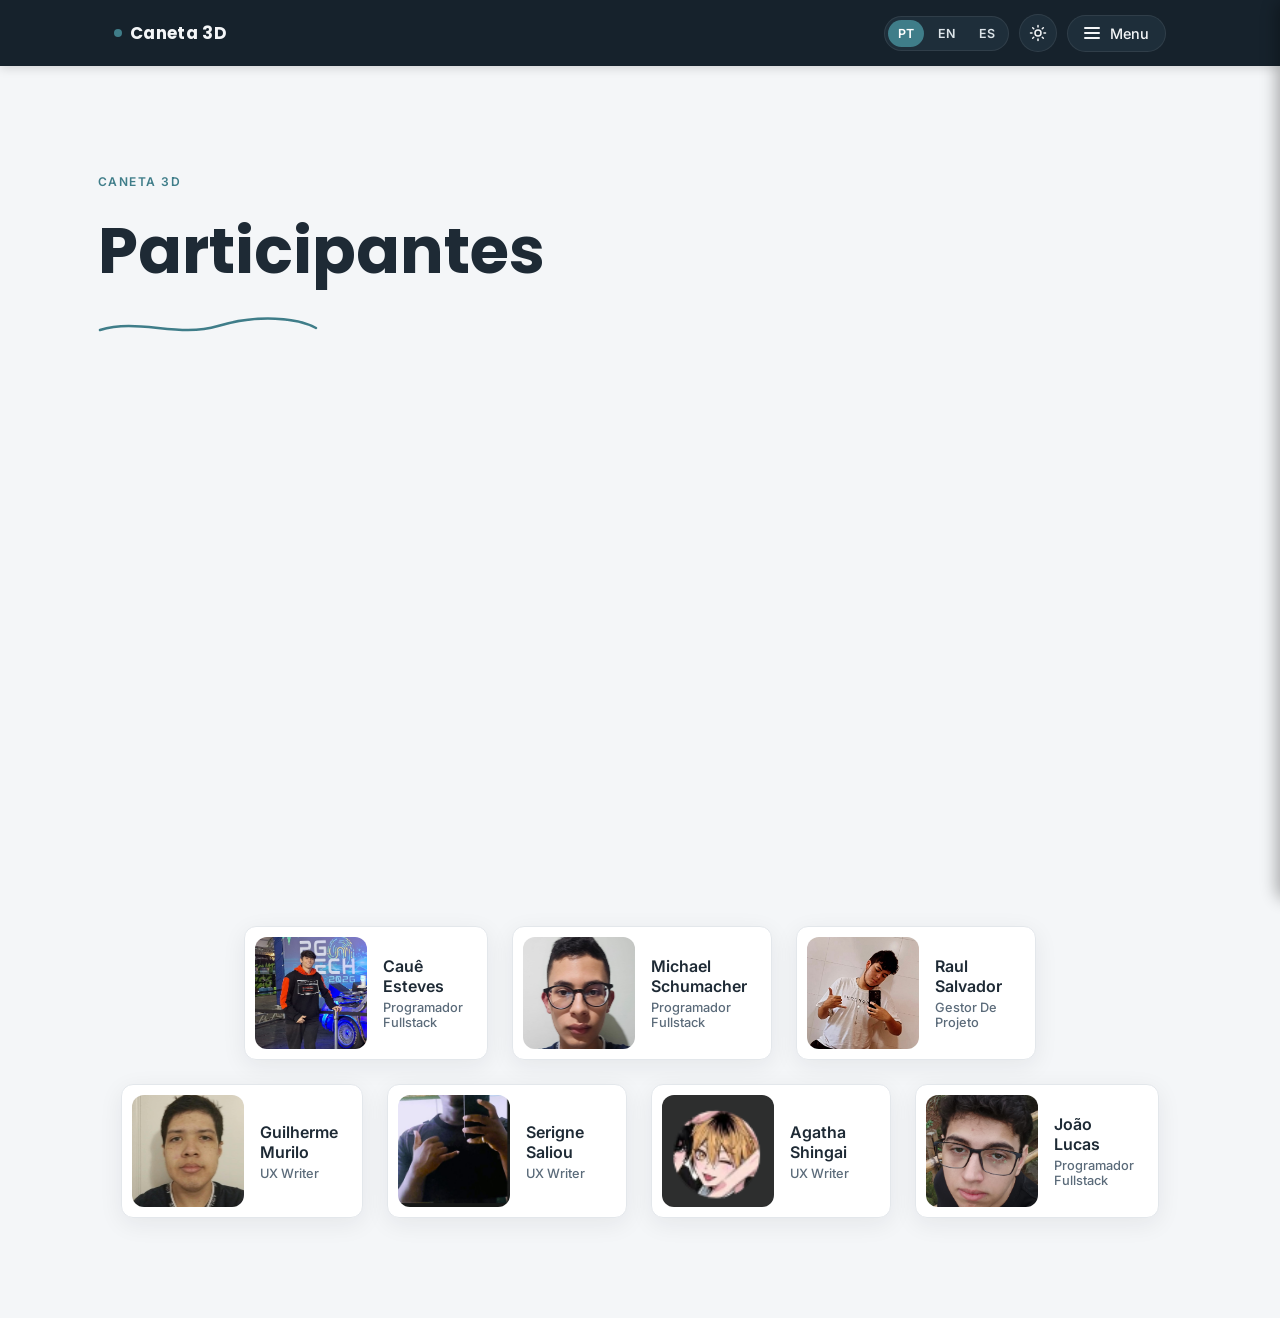
<file: participantes.html>
<!DOCTYPE html>
<html lang="pt-BR">
<head>
<meta charset="UTF-8">
<script>
(function(){
  var t = localStorage.getItem('caneta3d-theme');
  if(t === 'dark' || (!t && window.matchMedia('(prefers-color-scheme: dark)').matches)){
    document.documentElement.setAttribute('data-theme','dark');
  }
})();
</script>
<meta name="viewport" content="width=device-width, initial-scale=1.0">
<title>Participantes do Projeto | Caneta 3D</title>
<link rel="preconnect" href="https://fonts.googleapis.com">
<link rel="preconnect" href="https://fonts.gstatic.com" crossorigin>
<link href="https://fonts.googleapis.com/css2?family=Inter:wght@400;500;600&family=Poppins:wght@600;700&display=swap" rel="stylesheet">
<link rel="stylesheet" href="estilo.css">
</head>
<body>
<header class="topbar">
  <div class="topbar-inner">
    <span class="wordmark"><span class="dot"></span>Caneta 3D</span>
    <div class="topbar-actions">
      <div class="lang-switch" role="group" aria-label="Selecionar idioma">
        <button class="lang-btn" data-lang="pt" onclick="trocarIdioma('pt')">PT</button>
        <button class="lang-btn" data-lang="en" onclick="trocarIdioma('en')">EN</button>
        <button class="lang-btn" data-lang="es" onclick="trocarIdioma('es')">ES</button>
      </div>
      <button class="theme-toggle" id="themeToggle" data-i18n-attr="aria-label:theme.toggle,title:theme.toggle" aria-label="Alternar tema claro/escuro" title="Alternar tema">
        <svg class="icon-sun" viewBox="0 0 24 24" fill="none" stroke="currentColor" stroke-width="2" stroke-linecap="round"><circle cx="12" cy="12" r="4"/><path d="M12 2v2M12 20v2M4.9 4.9l1.4 1.4M17.7 17.7l1.4 1.4M2 12h2M20 12h2M4.9 19.1l1.4-1.4M17.7 6.3l1.4-1.4"/></svg>
        <svg class="icon-moon" viewBox="0 0 24 24" fill="currentColor"><path d="M20.354 15.354A9 9 0 018.646 3.646 9.003 9.003 0 1020.354 15.354z"/></svg>
      </button>
      <button class="menu-toggle" onclick="toggleMenu()" aria-expanded="false" aria-controls="menuOpcoes">
        <span class="hamburger"><span></span><span></span><span></span></span>
        Menu
      </button>
    </div>
  </div>
  <nav class="menu-opcoes" id="menuOpcoes">
    <a href="index.html" data-i18n="nav.inicio">Início</a>
    <a href="sobre.html" data-i18n="nav.sobre">Sobre o Projeto</a>
    <a href="participantes.html" aria-current="page" data-i18n="nav.participantes">Participantes do Projeto</a>
  </nav>
</header>

<section class="hero hero-solo hero-participantes animar">
  <span class="eyebrow">Caneta 3D</span>
  <h1 data-i18n="participantes.hero.title">Participantes</h1>
  <svg class="stroke-line" width="220" height="20" viewBox="0 0 220 20" fill="none" xmlns="http://www.w3.org/2000/svg">
    <path d="M2 14 C 40 2, 80 22, 120 10 S 200 2, 218 12" stroke="#3F7D89" stroke-width="2.5" stroke-linecap="round"/>
  </svg>
</section>

<div class="section-wrap">
  <div class="participantes-lista">

    <div class="participante-card animar">
      <div class="participante-foto">
        <img src="Cauê Esteves.jpeg" alt="Cauê Esteves">
      </div>
      <div>
        <h3 class="participante-nome">Cauê Esteves</h3>
        <p class="participante-funcao">Programador Fullstack</p>
      </div>
    </div>

    <div class="participante-card animar">
      <div class="participante-foto">
        <img src="Michael Schumacher.jpeg" alt="Michael Schumacher">
      </div>
      <div>
        <h3 class="participante-nome">Michael Schumacher</h3>
        <p class="participante-funcao">Programador Fullstack</p>
      </div>
    </div>

    <div class="participante-card animar">
      <div class="participante-foto">
        <img src="Raul Salvador.jpeg" alt="Raul Salvador">
      </div>
      <div>
        <h3 class="participante-nome">Raul Salvador</h3>
        <p class="participante-funcao">Gestor De Projeto</p>
      </div>
    </div>

    <div class="participante-card animar">
      <div class="participante-foto">
        <img src="Guilherme Murilo.jpeg" alt="Guilherme Murilo">
      </div>
      <div>
        <h3 class="participante-nome">Guilherme Murilo</h3>
        <p class="participante-funcao">UX Writer</p>
      </div>
    </div>

    <div class="participante-card animar">
      <div class="participante-foto">
        <img src="Serigne Saliou.jpeg" alt="Serigne Saliou">
      </div>
      <div>
        <h3 class="participante-nome">Serigne Saliou</h3>
        <p class="participante-funcao">UX Writer</p>
      </div>
    </div>

    <div class="participante-card animar">
      <div class="participante-foto">
        <img src="Agatha Shingai.jpeg.png" alt="Agatha Shingai">
      </div>
      <div>
        <h3 class="participante-nome">Agatha Shingai</h3>
        <p class="participante-funcao">UX Writer</p>
      </div>
    </div>

    <div class="participante-card animar">
      <div class="participante-foto">
        <img src="João Lucas.jpeg" alt="João Lucas">
      </div>
      <div>
        <h3 class="participante-nome">João Lucas</h3>
        <p class="participante-funcao">Programador Fullstack</p>
      </div>
    </div>

  </div>
</div>

<!-- ===================== WIDGET VLIBRAS (tradutor de Português para Libras) =====================
     Ícone flutuante que traduz o conteúdo da página para Língua Brasileira de Sinais.
     Serviço público oficial: https://www.gov.br/governodigital/pt-br/vlibras ============ -->
<div vw class="enabled">
  <div vw-access-button class="active"></div>
  <div vw-plugin-wrapper>
    <div class="vw-plugin-top-wrapper"></div>
  </div>
</div>
<script src="https://vlibras.gov.br/app/vlibras-plugin.js"></script>
<script>
  new window.VLibras.Widget('https://vlibras.gov.br/app');
</script>

<script src="Idioma.JS"></script>
<script src="script.js"></script>
</body>
</html>
</file>
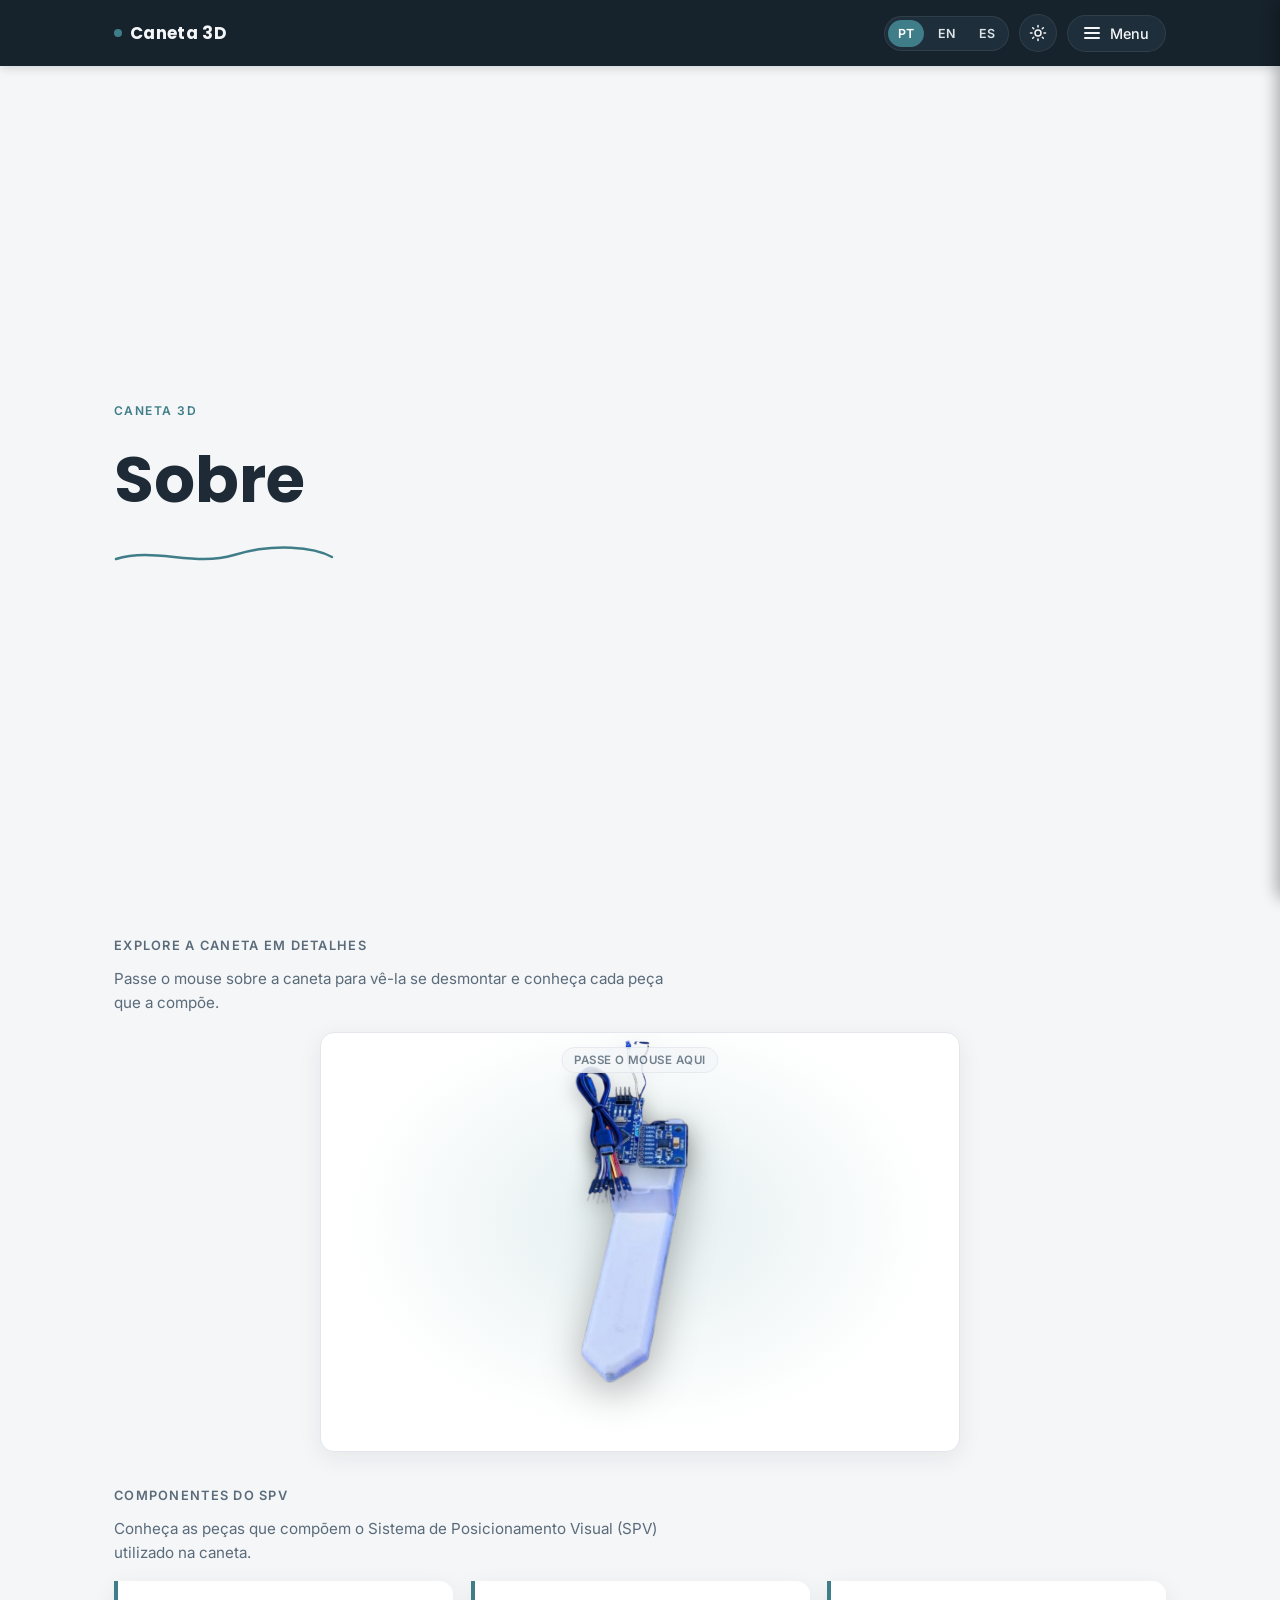
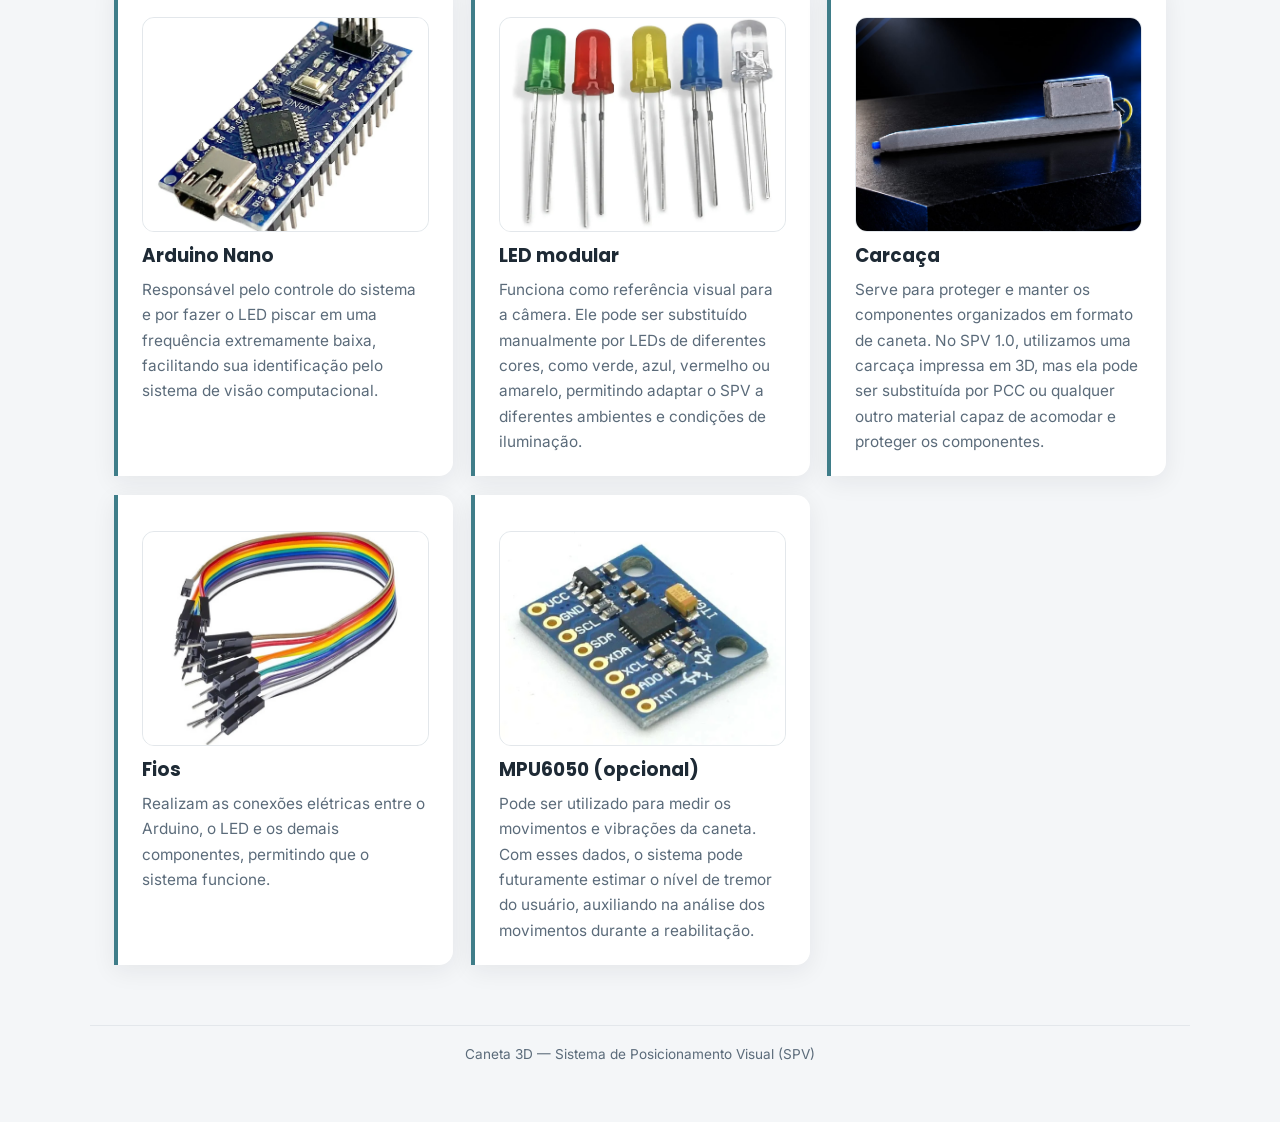
<file: sobre.html>
<!DOCTYPE html>
<html lang="pt-BR">
<head>
<meta charset="UTF-8">
<script>
(function(){
  var t = localStorage.getItem('caneta3d-theme');
  if(t === 'dark' || (!t && window.matchMedia('(prefers-color-scheme: dark)').matches)){
    document.documentElement.setAttribute('data-theme','dark');
  }
})();
</script>
<meta name="viewport" content="width=device-width, initial-scale=1.0">
<title>Sobre o Projeto | Caneta 3D</title>
<link rel="preconnect" href="https://fonts.googleapis.com">
<link rel="preconnect" href="https://fonts.gstatic.com" crossorigin>
<link href="https://fonts.googleapis.com/css2?family=Inter:wght@400;500;600&family=Poppins:wght@600;700&display=swap" rel="stylesheet">
<link rel="stylesheet" href="estilo.css">
</head>
<body>
<header class="topbar">
  <div class="topbar-inner">
    <span class="wordmark"><span class="dot"></span>Caneta 3D</span>
    <div class="topbar-actions">
      <div class="lang-switch" role="group" aria-label="Selecionar idioma">
        <button class="lang-btn" data-lang="pt" onclick="trocarIdioma('pt')">PT</button>
        <button class="lang-btn" data-lang="en" onclick="trocarIdioma('en')">EN</button>
        <button class="lang-btn" data-lang="es" onclick="trocarIdioma('es')">ES</button>
      </div>
      <button class="theme-toggle" id="themeToggle" data-i18n-attr="aria-label:theme.toggle,title:theme.toggle" aria-label="Alternar tema claro/escuro" title="Alternar tema">
        <svg class="icon-sun" viewBox="0 0 24 24" fill="none" stroke="currentColor" stroke-width="2" stroke-linecap="round"><circle cx="12" cy="12" r="4"/><path d="M12 2v2M12 20v2M4.9 4.9l1.4 1.4M17.7 17.7l1.4 1.4M2 12h2M20 12h2M4.9 19.1l1.4-1.4M17.7 6.3l1.4-1.4"/></svg>
        <svg class="icon-moon" viewBox="0 0 24 24" fill="currentColor"><path d="M20.354 15.354A9 9 0 018.646 3.646 9.003 9.003 0 1020.354 15.354z"/></svg>
      </button>
      <button class="menu-toggle" onclick="toggleMenu()" aria-expanded="false" aria-controls="menuOpcoes">
        <span class="hamburger"><span></span><span></span><span></span></span>
        Menu
      </button>
    </div>
  </div>
  <nav class="menu-opcoes" id="menuOpcoes">
    <a href="index.html" data-i18n="nav.inicio">Início</a>
    <a href="sobre.html" aria-current="page" data-i18n="nav.sobre">Sobre o Projeto</a>
    <a href="participantes.html" data-i18n="nav.participantes">Participantes do Projeto</a>
  </nav>
</header>

<section class="hero hero-solo animar">
  <span class="eyebrow">Caneta 3D</span>
  <h1 data-i18n="sobre.hero.title">Sobre</h1>
  <svg class="stroke-line" width="220" height="20" viewBox="0 0 220 20" fill="none" xmlns="http://www.w3.org/2000/svg">
    <path d="M2 14 C 40 2, 80 22, 120 10 S 200 2, 218 12" stroke="#3F7D89" stroke-width="2.5" stroke-linecap="round"/>
  </svg>
</section>

<section class="section-wrap">
  <p class="section-label animar" data-i18n="sobre.exploded.label">Explore a caneta em detalhes</p>
  <p class="compare-intro animar" data-i18n="sobre.exploded.intro">Passe o mouse sobre a caneta para vê-la se desmontar e conheça cada peça que a compõe.</p>
  <div class="exploded-wrap animar">
    <div class="exploded-caneta" id="explodedCaneta">
      <span class="exploded-hint" data-i18n="sobre.exploded.hint">Passe o mouse aqui</span>

      <!-- Corpo/carcaça da caneta: fica ao fundo, praticamente no centro -->
      <div class="exploded-part exploded-part--base"
           style="--h:clamp(220px,46vw,300px); --ax:0px; --ay:0px; --ex:0px; --ey:0px; --rot:0deg;"
           data-i18n-attr="data-nome:sobre.componentes.carcaca.title" data-nome="Carcaça">
        <img src="peca-carcaca.png" alt="Carcaça da caneta">
      </div>

      <!-- Arduino Nano: fica encaixado dentro da caixa, no topo da caneta -->
      <div class="exploded-part"
           style="--h:clamp(64px,13vw,92px); --ax:-16px; --ay:-116px; --ex:-150px; --ey:-130px; --rot:-12deg;"
           data-i18n-attr="data-nome:sobre.componentes.arduino.title" data-nome="Arduino Nano">
        <img src="peca-arduino.png" alt="Arduino Nano">
      </div>

      <!-- LED modular: representado pelo fio com a ponta acesa, que vai da caixa até a ponta da caneta -->
      <div class="exploded-part"
           style="--h:clamp(84px,17vw,120px); --ax:2px; --ay:-150px; --ex:0px; --ey:-190px; --rot:0deg;"
           data-i18n-attr="data-nome:sobre.componentes.led.title" data-nome="LED modular">
        <img src="peca-led.png" alt="LED modular">
      </div>

      <!-- MPU6050 -->
      <div class="exploded-part"
           style="--h:clamp(44px,9vw,62px); --ax:22px; --ay:-96px; --ex:150px; --ey:-120px; --rot:10deg;"
           data-i18n-attr="data-nome:sobre.componentes.mpu.title" data-nome="MPU6050">
        <img src="peca-mpu.png" alt="MPU6050">
      </div>

      <!-- Fios (jumpers coloridos) -->
      <div class="exploded-part"
           style="--h:clamp(78px,16vw,110px); --ax:-30px; --ay:-78px; --ex:-160px; --ey:100px; --rot:-8deg;"
           data-i18n-attr="data-nome:sobre.componentes.fios.title" data-nome="Fios">
        <img src="peca-fios.png" alt="Fios">
      </div>

      <!-- Cabo USB: sai pela lateral da caixa, como na caneta real -->
      <div class="exploded-part"
           style="--h:clamp(70px,15vw,100px); --ax:-40px; --ay:-132px; --ex:-170px; --ey:0px; --rot:-14deg;"
           data-i18n-attr="data-nome:sobre.componentes.cabo.title" data-nome="Cabo USB">
        <img src="peca-cabo-usb.png" alt="Cabo USB">
      </div>
    </div>
  </div>
</section>

<section class="section-wrap">
  <p class="section-label" data-i18n="sobre.componentes.label">Componentes do SPV</p>
  <p class="compare-intro" data-i18n="sobre.componentes.intro">Conheça as peças que compõem o Sistema de Posicionamento Visual (SPV) utilizado na caneta.</p>

  <div class="grid-cards">

    <div class="etapas animar">
      <div class="imagens">
        <div class="image-frame">
          <img src="arduinonano.jpg" alt="Arduino Nano">
        </div>
      </div>
      <h2 data-i18n="sobre.componentes.arduino.title">Arduino Nano</h2>
      <p data-i18n="sobre.componentes.arduino.text">Responsável pelo controle do sistema e por fazer o LED piscar em uma frequência extremamente baixa, facilitando sua identificação pelo sistema de visão computacional.</p>
    </div>

    <div class="etapas animar">
      <div class="imagens">
        <div class="image-frame">
          <img src="ledmodular.jpg" alt="LED modular">
        </div>
      </div>
      <h2 data-i18n="sobre.componentes.led.title">LED modular</h2>
      <p data-i18n="sobre.componentes.led.text">Funciona como referência visual para a câmera. Ele pode ser substituído manualmente por LEDs de diferentes cores, como verde, azul, vermelho ou amarelo, permitindo adaptar o SPV a diferentes ambientes e condições de iluminação.</p>
    </div>

    <div class="etapas animar">
      <div class="imagens">
        <div class="image-frame">
          <img src="projeto-em-uso.jpg" alt="Carcaça da caneta">
        </div>
      </div>
      <h2 data-i18n="sobre.componentes.carcaca.title">Carcaça</h2>
      <p data-i18n="sobre.componentes.carcaca.text">Serve para proteger e manter os componentes organizados em formato de caneta. No SPV 1.0, utilizamos uma carcaça impressa em 3D, mas ela pode ser substituída por PCC ou qualquer outro material capaz de acomodar e proteger os componentes.</p>
    </div>

    <div class="etapas animar">
      <div class="imagens">
        <div class="image-frame">
          <img src="jumper.jpg" alt="Jumper">
        </div>
      </div>
      <h2 data-i18n="sobre.componentes.fios.title">Fios</h2>
      <p data-i18n="sobre.componentes.fios.text">Realizam as conexões elétricas entre o Arduino, o LED e os demais componentes, permitindo que o sistema funcione.</p>
    </div>

    <div class="etapas animar">
      <div class="imagens">
        <div class="image-frame">
          <img src="mpu.jpg" alt="MPU6050">
        </div>
      </div>
      <h2 data-i18n="sobre.componentes.mpu.title">MPU6050 (opcional)</h2>
      <p data-i18n="sobre.componentes.mpu.text">Pode ser utilizado para medir os movimentos e vibrações da caneta. Com esses dados, o sistema pode futuramente estimar o nível de tremor do usuário, auxiliando na análise dos movimentos durante a reabilitação.</p>
    </div>

  </div>
</section>

<footer>Caneta 3D — Sistema de Posicionamento Visual (SPV)</footer>

<!-- ===================== WIDGET VLIBRAS (tradutor de Português para Libras) =====================
     Ícone flutuante que traduz o conteúdo da página para Língua Brasileira de Sinais.
     Serviço público oficial: https://www.gov.br/governodigital/pt-br/vlibras ============ -->
<div vw class="enabled">
  <div vw-access-button class="active"></div>
  <div vw-plugin-wrapper>
    <div class="vw-plugin-top-wrapper"></div>
  </div>
</div>
<script src="https://vlibras.gov.br/app/vlibras-plugin.js"></script>
<script>
  new window.VLibras.Widget('https://vlibras.gov.br/app');
</script>

<script src="Idioma.JS"></script>
<script src="script.js"></script>
</body>
</html>
</file>
<file: estilo.css>
:root{
  --bg:#F4F6F8;
  --surface:#FFFFFF;
  --nav-bg:#16222C;
  --nav-bg-soft:#1E2E3A;
  --ink:#1E2A35;
  --ink-soft:#5B6B7A;
  --accent:#3F7D89;
  --accent-soft:#E3EEEF;
  --border:#E3E7EB;
  --radius:14px;
  --shadow:0 6px 24px rgba(22,34,44,0.07);
}

[data-theme="dark"]{
  --bg:#0F1620;
  --surface:#16202B;
  --nav-bg:#0B1116;
  --nav-bg-soft:#161F29;
  --ink:#E7EDF2;
  --ink-soft:#93A3B0;
  --accent:#5FA8B5;
  --accent-soft:#1B2E33;
  --border:#233240;
  --shadow:0 6px 24px rgba(0,0,0,0.35);
}

*{box-sizing:border-box;}

body{
  margin:0;
  background:var(--bg);
  color:var(--ink);
  font-family:'Inter',Arial,sans-serif;
  padding-bottom:60px;
  transition:background .35s ease, color .35s ease;
}
h1,h2{font-family:'Poppins',sans-serif;}
a:focus-visible,button:focus-visible{outline:2px solid var(--accent);outline-offset:2px;}

/* NAV */
.topbar{position:sticky;top:0;z-index:50;background:var(--nav-bg);box-shadow:0 2px 10px rgba(0,0,0,0.15);transition:background .35s ease;}
.topbar-inner{max-width:1100px;margin:0 auto;display:flex;align-items:center;justify-content:space-between;padding:14px 24px;}
.wordmark{display:flex;align-items:center;gap:8px;color:#F4F6F8;font-family:'Poppins',sans-serif;font-weight:700;letter-spacing:.02em;font-size:1.05rem;}
.wordmark .dot{width:8px;height:8px;border-radius:50%;background:var(--accent);}

.topbar-actions{display:flex;align-items:center;gap:10px;}

.theme-toggle{
  display:flex;align-items:center;justify-content:center;
  width:38px;height:38px;border-radius:50%;
  background:var(--nav-bg-soft);color:#F4F6F8;
  border:1px solid rgba(255,255,255,0.08);
  cursor:pointer;transition:background .2s ease, transform .2s ease;
}
.theme-toggle:hover{background:#294254;transform:translateY(-1px);}
.theme-toggle svg{width:18px;height:18px;display:block;}
.theme-toggle .icon-moon{display:none;}
[data-theme="dark"] .theme-toggle .icon-sun{display:none;}
[data-theme="dark"] .theme-toggle .icon-moon{display:block;}

.menu-toggle{
  display:flex;align-items:center;gap:10px;
  background:var(--nav-bg-soft);color:#F4F6F8;
  border:1px solid rgba(255,255,255,0.08);
  padding:9px 16px;border-radius:999px;
  font-family:'Inter',sans-serif;font-size:.9rem;font-weight:500;
  cursor:pointer;transition:background .2s ease;
}
.menu-toggle:hover{background:#294254;}
.hamburger{width:16px;height:12px;position:relative;}
.hamburger span{position:absolute;left:0;width:100%;height:2px;background:#F4F6F8;border-radius:2px;transition:transform .25s ease,opacity .25s ease;}
.hamburger span:nth-child(1){top:0;}
.hamburger span:nth-child(2){top:5px;}
.hamburger span:nth-child(3){top:10px;}
.menu-toggle.aberto .hamburger span:nth-child(1){transform:translateY(5px) rotate(45deg);}
.menu-toggle.aberto .hamburger span:nth-child(2){opacity:0;}
.menu-toggle.aberto .hamburger span:nth-child(3){transform:translateY(-5px) rotate(-45deg);}


.menu-opcoes{
  position:fixed;
  top:0;
  right:0;
  height:100vh;
  width:280px;
  max-width:80vw;
  margin:0;
  background:var(--nav-bg-soft);
  border-radius:12px 0 0 12px;
  padding:80px 8px 8px;
  box-shadow:-4px 0 16px rgba(0,0,0,0.3);
  transform:translateX(100%);
  opacity:1;
  overflow-y:auto;
  transition:transform .3s cubic-bezier(.22,.61,.36,1);
  z-index:1000;
  display:flex;
  flex-direction:column;
  gap:6px;
}

.menu-opcoes.aberto{
  transform:translateX(0);
  max-height:none;
}
.menu-opcoes a{
  display:block;
  text-decoration:none !important;
  color:#DCE4E9 !important;
  padding:12px 16px;
  border-radius:8px;
  font-size:.95rem;
  font-weight:500;
  border-left:3px solid transparent;
  transition:background .2s ease, border-color .2s ease;
}
.menu-opcoes a:visited{
  color:#DCE4E9 !important;
}
.menu-opcoes a:hover{background:#243B4A;}
.menu-opcoes a[aria-current="page"]{
  background:#243B4A;
  border-left-color:var(--accent);
  color:#fff !important;
  font-weight:600;
}

/* HERO */
.hero{max-width:1100px;margin:0 auto;padding:70px 24px 40px;}
.hero.hero-solo{min-height:calc(100vh - 64px);display:flex;flex-direction:column;justify-content:center;padding:0 24px;}
.eyebrow{
  display:inline-block;text-transform:uppercase;letter-spacing:.12em;
  font-size:.75rem;font-weight:600;color:var(--accent);margin:0 0 14px;
}
.hero h1{font-size:clamp(2.6rem,6vw,4rem);margin:0;font-weight:700;color:var(--ink);}
.hero-sub{max-width:520px;color:var(--ink-soft);font-size:1.05rem;line-height:1.6;margin:16px 0 0;}
.stroke-line{display:block;margin-top:18px;}
.stroke-line path{
  stroke-dasharray:220;stroke-dashoffset:220;
  animation:draw .9s cubic-bezier(.22,.61,.36,1) forwards;animation-delay:.5s;
}
@keyframes draw{to{stroke-dashoffset:0;}}

/* CONTENT */
.section-wrap{max-width:1100px;margin:0 auto;padding:0 24px;}
.section-label{font-size:.8rem;text-transform:uppercase;letter-spacing:.1em;color:var(--ink-soft);font-weight:600;margin:36px 0 14px;}
.compare-intro{color:var(--ink-soft);font-size:.95rem;line-height:1.6;margin:0 0 16px;max-width:560px;}
.grid-cards{display:grid;grid-template-columns:repeat(auto-fit,minmax(260px,1fr));gap:18px;}

.etapas{
  background:var(--surface);
  border-left:4px solid var(--accent);
  border-radius:0 var(--radius) var(--radius) 0;
  padding:22px 24px;
  box-shadow:var(--shadow);
  transition:transform .25s ease, box-shadow .25s ease, background .35s ease;
}
.etapas:hover{transform:translateY(-3px);box-shadow:0 10px 28px rgba(22,34,44,0.14);}
.etapas h2{margin:0 0 8px;font-size:1.15rem;color:var(--ink);}
.etapas p{margin:0;color:var(--ink-soft);line-height:1.65;font-size:.96rem;}

.imagens{display:grid;grid-template-columns:repeat(auto-fit,minmax(220px,1fr));gap: 18px;margin:14px 0 10px;}
.image-frame{
  position:relative;aspect-ratio:4/3;border-radius:12px;overflow:hidden;
  border:1px solid var(--border);
  background:repeating-linear-gradient(135deg,var(--accent-soft) 0 10px,var(--surface) 10px 20px);
  display:flex;align-items:center;justify-content:center;
}
.image-frame img{position:absolute;inset:0;width:100%;height:100%;object-fit:cover;}
.image-frame span{font-size:.82rem;color:var(--ink-soft);font-weight:500;}

/* COMPARADOR ANTES / DEPOIS */
.compare-wrap{margin:6px 0 10px;}
.compare{
  position:relative;width:100%;aspect-ratio:16/9;border-radius:var(--radius);
  overflow:hidden;box-shadow:var(--shadow);border:1px solid var(--border);
  background:repeating-linear-gradient(135deg,var(--accent-soft) 0 10px,var(--surface) 10px 20px);
  touch-action:none;user-select:none;
}
.compare-media{position:absolute;inset:0;}
.compare-media img,
.compare-media video{
  width:100%;
  height:100%;
  object-fit:cover;
  object-position:center;
  display:block;
  background:var(--surface);
}
.compare-before{z-index:1;}
.compare-after{z-index:2;clip-path:inset(0 0 0 50%);}
.compare-label{
  position:absolute;bottom:14px;font-size:.75rem;font-weight:600;
  letter-spacing:.05em;text-transform:uppercase;color:#fff;
  background:rgba(15,22,29,0.55);backdrop-filter:blur(4px);
  padding:6px 12px;border-radius:999px;pointer-events:none;
}
.compare-before .compare-label{left:14px;}
.compare-after .compare-label{right:14px;}
.compare-handle{
  position:absolute;top:0;bottom:0;left:50%;width:0;z-index:3;
  display:flex;align-items:center;justify-content:center;
  cursor:ew-resize;transform:translateX(-50%);
}
.compare-handle-line{position:absolute;top:0;bottom:0;width:3px;background:#fff;box-shadow:0 0 0 1px rgba(0,0,0,.15);}
.compare-handle-btn{
  position:relative;width:40px;height:40px;border-radius:50%;
  background:#fff;color:var(--nav-bg);display:flex;align-items:center;justify-content:center;
  font-size:1.1rem;box-shadow:0 4px 14px rgba(0,0,0,.28);
}
.compare-handle:focus-visible .compare-handle-btn{outline:2px solid var(--accent);outline-offset:2px;}

footer{max-width:1100px;margin:60px auto 0;padding:20px 24px 0;border-top:1px solid var(--border);color:var(--ink-soft);font-size:.85rem;text-align:center;}

/* ANIMAÇÕES OTIMIZADAS: reveal ao entrar na tela (IntersectionObserver), via transição em vez de keyframes soltos */
.animar{
  opacity:0;
  transform:translateY(22px) scale(.98);
  transition:opacity .9s cubic-bezier(.16,1,.3,1), transform .9s cubic-bezier(.16,1,.3,1);
  will-change:opacity, transform;
}
.animar.in-view{opacity:1;transform:translateY(0) scale(1);}

@media (prefers-reduced-motion:reduce){
  *,*::before,*::after{animation-duration:.01ms !important;animation-iteration-count:1 !important;transition-duration:.01ms !important;}
}
.lang-switch{
  display:flex;gap:4px;
  background:var(--nav-bg-soft);
  border:1px solid rgba(255,255,255,0.08);
  border-radius:999px;
  padding:3px;
}
.lang-btn{
  background:transparent;border:none;color:#DCE4E9;
  font-family:'Inter',sans-serif;font-size:.78rem;font-weight:600;
  padding:6px 10px;border-radius:999px;cursor:pointer;
  transition:background .2s ease,color .2s ease;
}
.lang-btn:hover{background:#294254;}
.lang-btn.ativo{background:var(--accent);color:#fff;}

/* PARTICIPANTES — grid centralizado, 4 em cima e 3 embaixo */
.participantes-wrap{
  max-width:none;
  margin:0;
  padding-left:24px;
  padding-top:48px;
}
.participantes-lista{
  display:flex;
  flex-direction:row;
  flex-wrap:wrap;
  justify-content:center;
  align-items:flex-start;
  gap:24px;
  margin:24px 0 40px;
}
.participante-card{
  display:flex;
  align-items:center;
  gap:16px;
  flex:0 1 240px;
  background:var(--surface);
  border:1px solid var(--border);
  border-radius:12px;
  padding:10px 24px 10px 10px;
  text-align:left;
  box-shadow:var(--shadow);
  transition:transform .2s ease, background .2s ease, box-shadow .2s ease;
}
.participante-card:hover{
  transform:translateX(4px);
  background:var(--accent-soft);
  box-shadow:0 10px 28px rgba(22,34,44,0.14);
}
.participante-foto{
  width:112px;
  height:112px;
  border-radius:12px;
  overflow:hidden;
  flex-shrink:0;
  background:var(--bg);
}
.participante-foto img{
  width:100%;
  height:100%;
  object-fit:cover;
  display:block;
}
.participante-nome{
  font-family:'Inter',sans-serif;
  font-size:1rem;
  font-weight:600;
  color:var(--ink);
  margin:0;
}
.participante-funcao{
  font-family:'Inter',sans-serif;
  font-size:.8rem;
  font-weight:500;
  color:var(--ink-soft);
  margin:4px 0 0;
}

/* Ajuste de posição do hero na página de Participantes:
   sobe o título e aproxima da borda esquerda */
.hero-solo.hero-participantes{
  justify-content:flex-start;
  padding-top:12vh;
  padding-left:8px;
}

/* Participantes em telas menores: cards ocupam a largura toda e a foto cresce um pouco mais */
@media (max-width:640px){
  .participantes-lista{
    gap:16px;
  }
  .participante-card{
    flex:1 1 100%;
    max-width:420px;
    padding:12px 20px 12px 12px;
    gap:18px;
  }
  .participante-foto{
    width:120px;
    height:120px;
  }
}

/* ===================== ZOOM DE IMAGENS (LIGHTBOX + LUPA) ===================== */
/* Qualquer imagem dentro de .image-frame ou .participante-foto vira clicável */
.image-frame img.zoomable-img,
.participante-foto img.zoomable-img{
  cursor:zoom-in;
  transition:transform .3s ease, filter .3s ease;
}
.image-frame:hover img.zoomable-img,
.participante-foto:hover img.zoomable-img{
  transform:scale(1.03);
}
/* Dica visual de lupa ao passar o mouse sobre a miniatura */
.image-frame,.participante-foto{position:relative;}
.image-frame::after,
.participante-foto::after{
  content:"🔍";
  position:absolute;
  right:8px;bottom:8px;
  width:30px;height:30px;
  border-radius:50%;
  background:rgba(15,22,29,0.55);
  color:#fff;
  display:flex;align-items:center;justify-content:center;
  font-size:.85rem;
  opacity:0;
  transform:translateY(4px);
  transition:opacity .2s ease, transform .2s ease;
  pointer-events:none;
}
.image-frame:hover::after,
.participante-foto:hover::after{
  opacity:1;
  transform:translateY(0);
}

/* Overlay do lightbox */
.lightbox-overlay{
  position:fixed;inset:0;z-index:3000;
  background:rgba(8,12,16,0.94);
  display:flex;align-items:center;justify-content:center;
  opacity:0;visibility:hidden;
  transition:opacity .25s ease;
}
.lightbox-overlay.aberto{opacity:1;visibility:visible;}
.lightbox-stage{
  position:relative;
  max-width:min(90vw,900px);
  max-height:82vh;
  display:flex;align-items:center;justify-content:center;
  overflow:hidden;
  border-radius:12px;
}
.lightbox-img{
  max-width:100%;max-height:82vh;
  display:block;
  border-radius:12px;
  user-select:none;-webkit-user-drag:none;
  cursor:crosshair;
}
/* Lente de aumento (lupa) que segue o mouse dentro da imagem ampliada */
.lightbox-lens{
  position:absolute;
  width:160px;height:160px;
  border-radius:50%;
  border:3px solid #fff;
  box-shadow:0 6px 22px rgba(0,0,0,.45);
  background-repeat:no-repeat;
  pointer-events:none;
  display:none;
  z-index:5;
}
.lightbox-close{
  position:absolute;top:18px;right:22px;
  background:rgba(255,255,255,0.1);color:#fff;
  border:1px solid rgba(255,255,255,.22);
  width:42px;height:42px;border-radius:50%;
  font-size:1.5rem;line-height:1;
  cursor:pointer;display:flex;align-items:center;justify-content:center;
  transition:background .2s ease;
  z-index:10;
}
.lightbox-close:hover{background:rgba(255,255,255,.2);}
.lightbox-nav{
  position:absolute;top:50%;transform:translateY(-50%);
  background:rgba(255,255,255,0.1);color:#fff;
  border:1px solid rgba(255,255,255,.22);
  width:48px;height:48px;border-radius:50%;
  font-size:1.1rem;
  cursor:pointer;display:flex;align-items:center;justify-content:center;
  transition:background .2s ease;
  z-index:10;
}
.lightbox-nav:hover{background:rgba(255,255,255,.2);}
.lightbox-prev{left:14px;}
.lightbox-next{right:14px;}
.lightbox-counter{
  position:absolute;bottom:14px;left:50%;transform:translateX(-50%);
  color:#DCE4E9;font-size:.8rem;font-weight:600;
  background:rgba(255,255,255,0.1);padding:5px 14px;border-radius:999px;
  z-index:10;
}
@media (max-width:640px){
  .lightbox-nav{width:40px;height:40px;left:6px;}
  .lightbox-next{left:auto;right:6px;}
  .lightbox-lens{display:none !important;}
  .image-frame::after,.participante-foto::after{opacity:1;transform:none;}
}

/* Área de "Registros adicionais do projeto" (2 imagens dentro de O Projeto) */
.projeto-imagens{
  display:grid;
  grid-template-columns:repeat(auto-fit,minmax(260px,1fr));
  gap:18px;
  margin:14px 0 10px;
}

/* Reposiciona o ícone flutuante do VLibras (Libras) para cima, logo abaixo do topbar,
   evitando que ele fique sobreposto à seta de navegação entre imagens do lightbox
   (que fica verticalmente centralizada na tela, do lado direito). */
div[vw-access-button]{
  top:90px !important;
  bottom:auto !important;
}
@media (max-width:640px){
  div[vw-access-button]{
    top:74px !important;
  }
}

/* ===================== CANETA 3D "EXPLODIDA" (Sobre) =====================
   Peças reais (fundo transparente) sobrepostas na posição em que ficam dentro
   da caneta montada. Ao passar o mouse, cada peça se afasta revelando o
   "interior". Ao tirar o mouse, tudo volta a se encaixar. */
.exploded-wrap{
  max-width:640px;
  margin:0 auto 8px;
}
.exploded-caneta{
  position:relative;
  width:100%;
  height:clamp(320px, 50vw, 420px);
  border-radius:var(--radius);
  background:
    radial-gradient(ellipse at 50% 45%, var(--accent-soft) 0%, transparent 65%),
    var(--surface);
  border:1px solid var(--border);
  box-shadow:var(--shadow);
  overflow:hidden;
  cursor:pointer;
}
.exploded-hint{
  position:absolute;
  top:14px;left:50%;
  transform:translateX(-50%);
  font-size:.72rem;
  font-weight:600;
  letter-spacing:.04em;
  text-transform:uppercase;
  color:var(--ink-soft);
  background:var(--bg);
  border:1px solid var(--border);
  padding:5px 12px;
  border-radius:999px;
  opacity:.85;
  pointer-events:none;
  transition:opacity .3s ease;
  z-index:30;
}
.exploded-caneta:hover .exploded-hint{opacity:0;}

.exploded-part{
  position:absolute;
  top:50%;left:50%;
  transform:translate(calc(-50% + var(--ax)), calc(-50% + var(--ay))) rotate(0deg);
  transition:transform .65s cubic-bezier(.22,.61,.36,1), filter .3s ease;
  z-index:2;
}
.exploded-part img{
  display:block;
  height:var(--h, 90px);
  width:auto;
  object-fit:contain;
  filter:drop-shadow(0 6px 10px rgba(0,0,0,.28));
  pointer-events:none;
  user-select:none;
  -webkit-user-drag:none;
}

/* A carcaça funciona como "corpo" da caneta: fica ao fundo, no centro,
   e praticamente não se move — as demais peças é que saem de dentro dela. */
.exploded-part--base{ z-index:1; }
.exploded-part--base img{ filter:drop-shadow(0 10px 20px rgba(0,0,0,.32)); }

.exploded-caneta:hover .exploded-part{
  transform:translate(calc(-50% + var(--ex)), calc(-50% + var(--ey))) rotate(var(--rot));
}
.exploded-caneta:hover .exploded-part:hover{
  z-index:10;
  filter:drop-shadow(0 10px 16px rgba(0,0,0,.35));
}

/* Rótulo com o nome da peça: só aparece com a caneta desmontada (hover no
   container) E o mouse em cima daquela peça específica. */
.exploded-part::after{
  content:attr(data-nome);
  position:absolute;
  left:50%;bottom:-30px;
  transform:translateX(-50%);
  white-space:nowrap;
  background:var(--nav-bg);
  color:#fff;
  font-size:.75rem;
  font-weight:600;
  padding:4px 11px;
  border-radius:999px;
  opacity:0;
  pointer-events:none;
  transition:opacity .2s ease;
  z-index:20;
  box-shadow:0 4px 10px rgba(0,0,0,.25);
}
.exploded-caneta:hover .exploded-part:hover::after{
  opacity:1;
}

@media (max-width:640px){
  /* Em telas de toque, tocar na caneta já desmonta (classe .aberto via JS)
     e o nome de cada peça fica sempre visível, já que não há hover real. */
  .exploded-caneta.aberto .exploded-part{
    transform:translate(calc(-50% + var(--ex)), calc(-50% + var(--ey))) rotate(var(--rot));
  }
  .exploded-caneta.aberto .exploded-part::after{
    opacity:1;
    bottom:-24px;
    font-size:.65rem;
    padding:3px 8px;
  }
}
</file>
